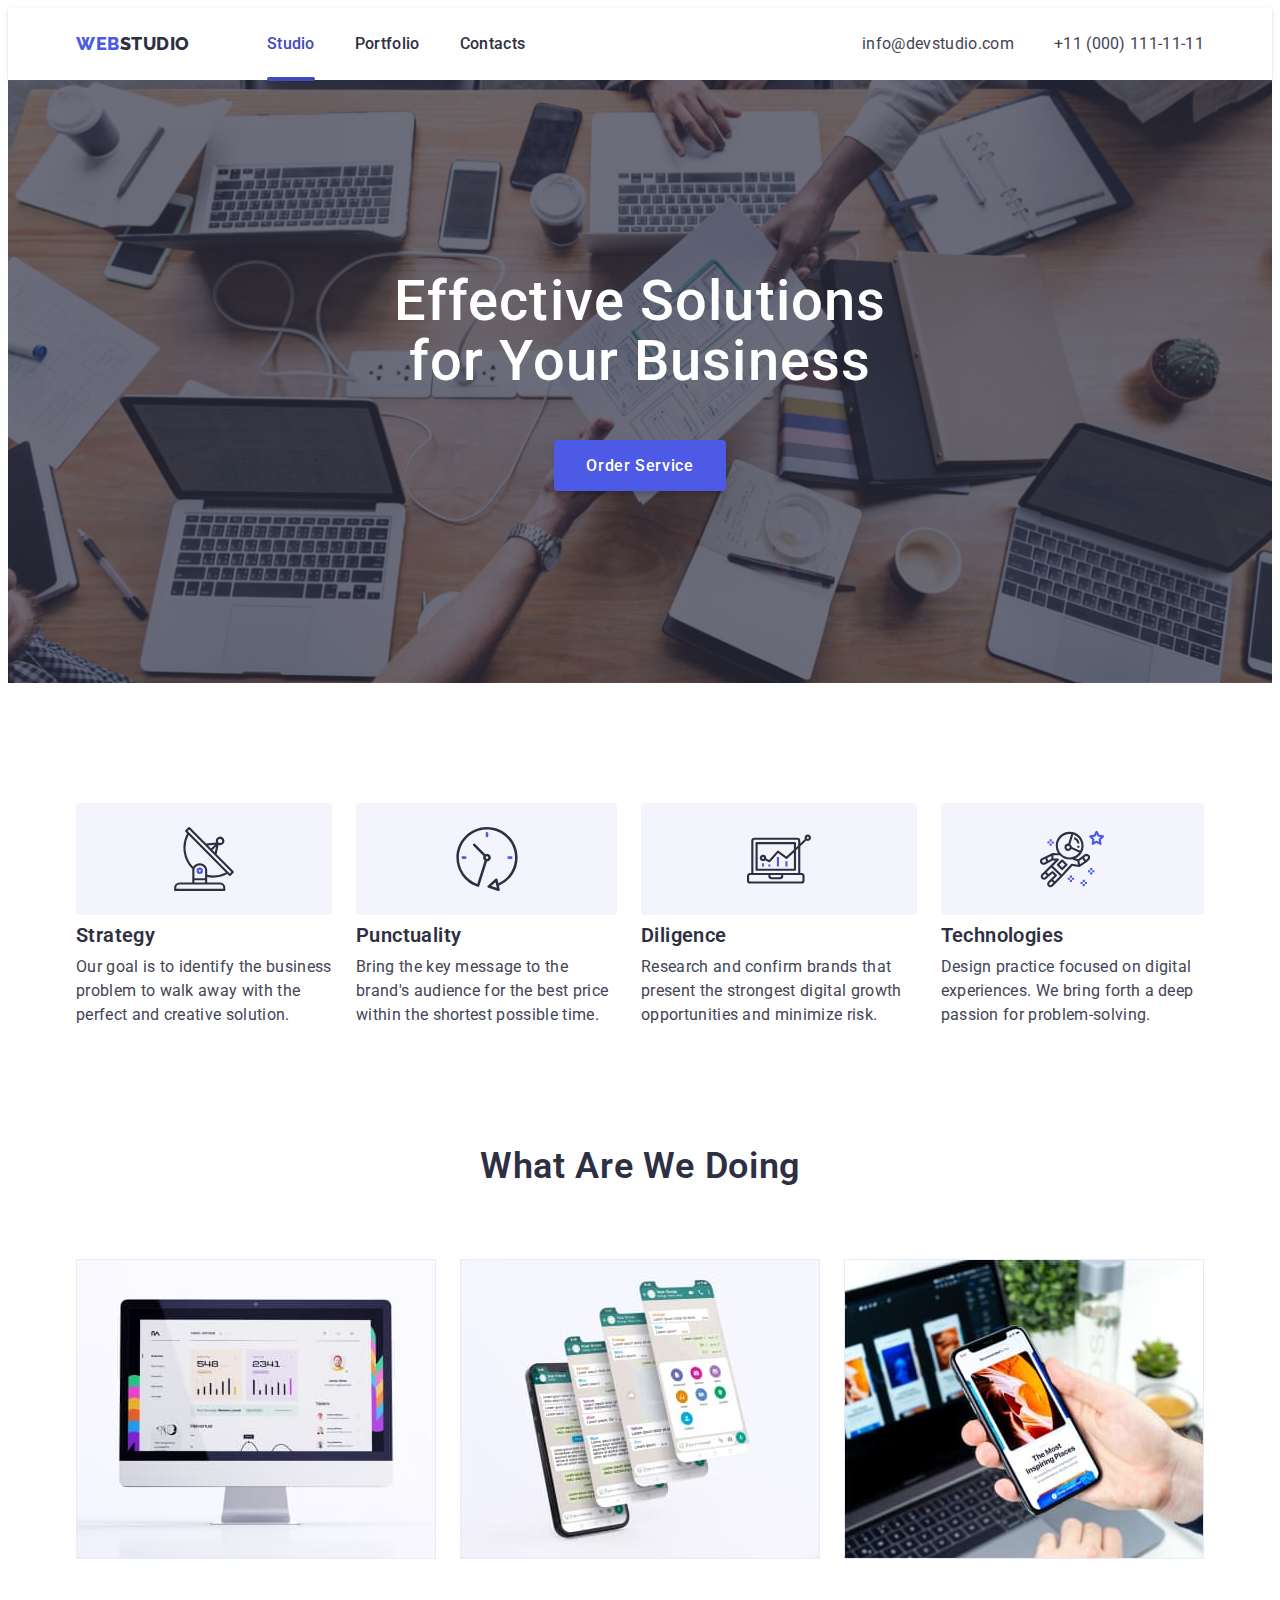
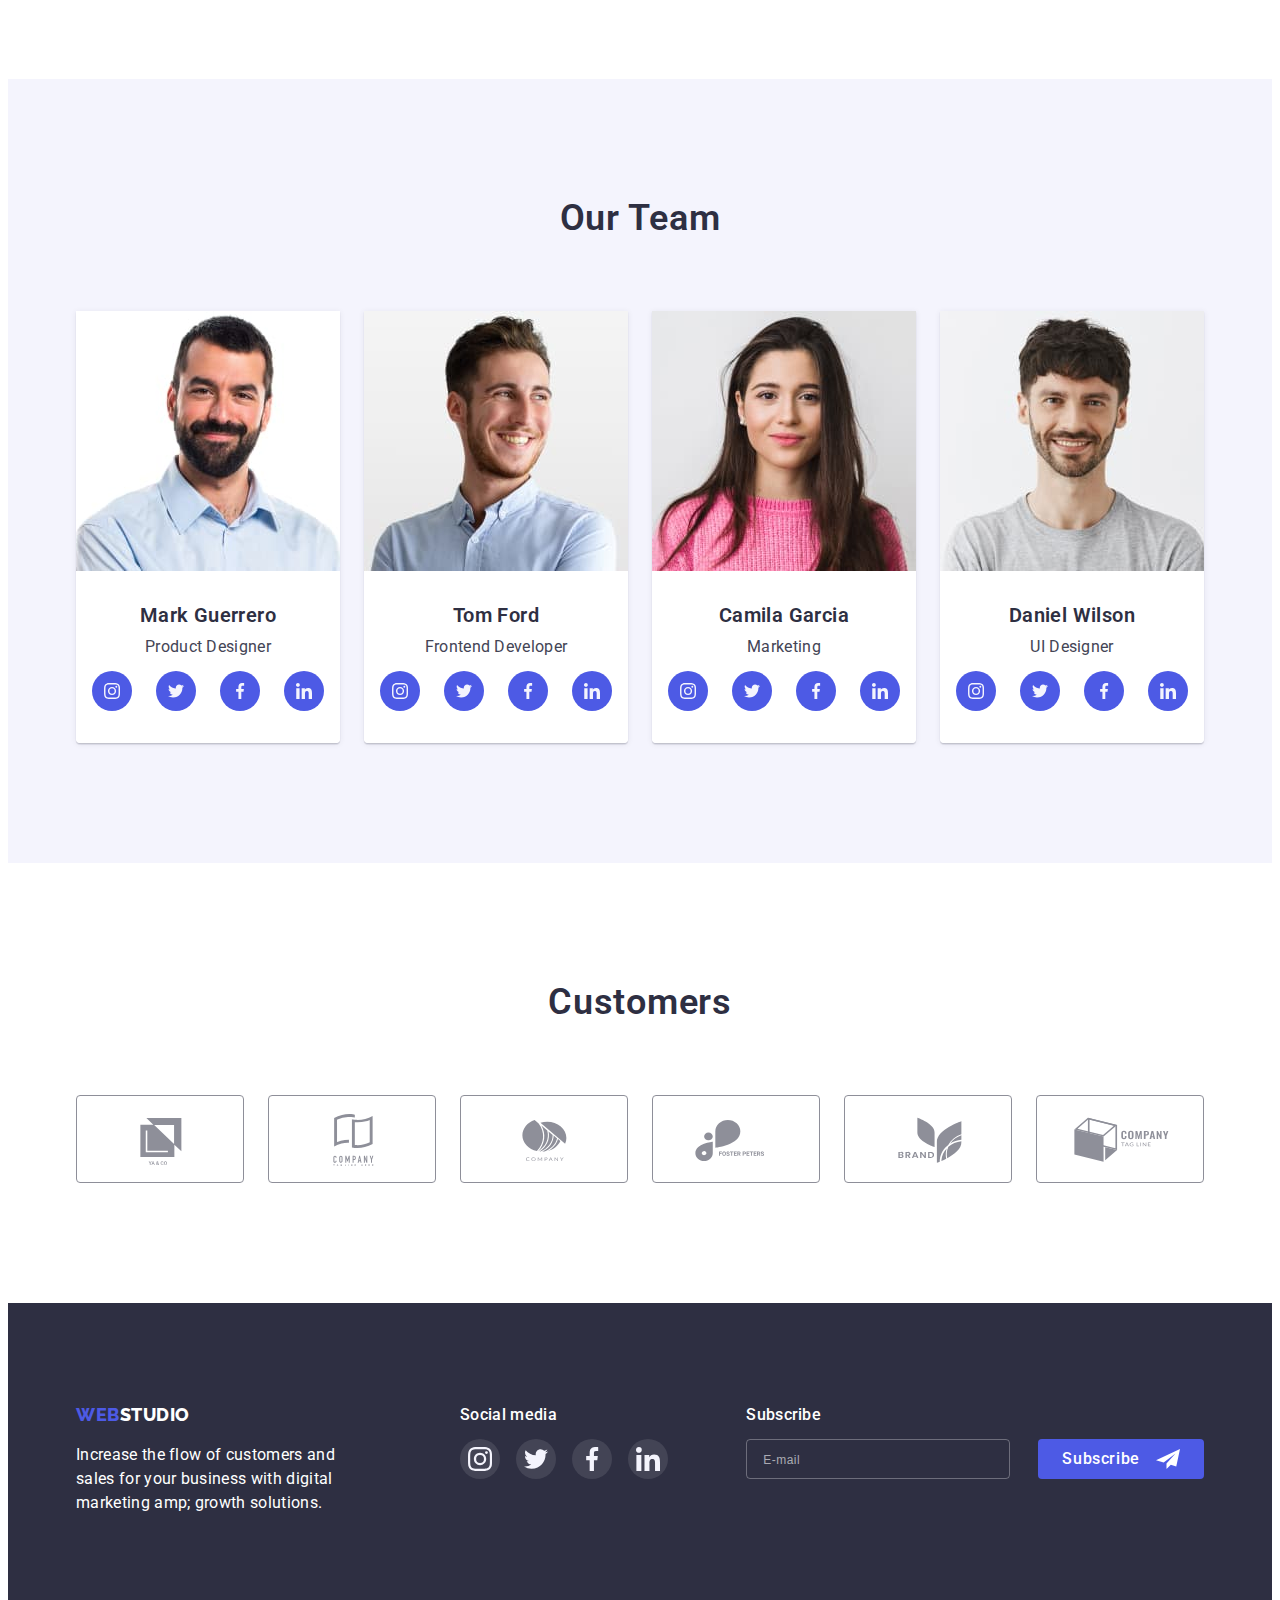
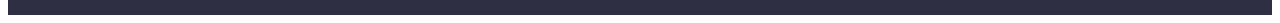
<file: index.html>
<!DOCTYPE html>
<html lang="en">
  <head>
    <meta charset="UTF-8" />
    <meta http-equiv="X-UA-Compatible" content="IE=edge" />
    <meta name="viewport" content="width=device-width, initial-scale=1.0" />
    <title>Document</title>

    <link rel="preconnect" href="https://fonts.googleapis.com" />
    <link rel="preconnect" href="https://fonts.gstatic.com" />
    <link
      href="https://fonts.googleapis.com/css2?family=Raleway:wght@800&family=Roboto:wght@400;500;700;900&display=swap"
      rel="stylesheet"
    />

    <link
      rel="stylesheet"
      href="https://cdnjs.cloudflare.com/ajax/libs/modern-normalize/1.1.0/modern-normalize.min.css"
      integrity="sha512-wpPYUAdjBVSE4KJnH1VR1HeZfpl1ub8YT/NKx4PuQ5NmX2tKuGu6U/JRp5y+Y8XG2tV+wKQpNHVUX03MfMFn9Q=="
      crossorigin="anonymous"
      referrerpolicy="no-referrer"
    />

    <link rel="stylesheet" href="./css/style.css" />
  </head>

  <body>
    <header class="page-header">
      <div class="container">
        <nav class="main-nav">
          <a href="./index.html" class="logo"
            ><span class="accent">WEB</span>STUDIO</a
          >
          <ul class="site-nav list">
            <li class="item">
              <a href="./index.html" class="site-nav-link current link"
                >Studio</a
              >
            </li>
            <li class="item">
              <a href="./portfolio.html" class="site-nav-link link"
                >Portfolio</a
              >
            </li>
            <li class="item">
              <a href="" class="site-nav-link link">Contacts</a>
            </li>
          </ul>
        </nav>
        <address class="address">
          <ul class="contacts list">
            <li class="item">
              <a href="mailto:info@devstudio.com" class="contact-link"
                >info@devstudio.com</a
              >
            </li>
            <li class="item">
              <a href="tel:+110001111111" class="contact-link"
                >+11 (000) 111-11-11</a
              >
            </li>
          </ul>
        </address>
      </div>
    </header>

    <main>
      <section class="hero section">
        <div class="container">
          <h1 class="hero-title">Effective Solutions for Your Business</h1>
          <button type="button" class="btn" data-modal-open>
            Order Service
          </button>
        </div>
      </section>

      <section class="advantages section">
        <div class="container">
          <h2 class="section-title visually-hidden">Our advantages</h2>
          <ul class="advantages-list list">
            <li class="item">
              <div class="advantage-icon-bg">
                <svg width="64" height="64">
                  <use href="./images/icons.svg#antenna"></use>
                </svg>
              </div>
              <h3 class="advantage-title">Strategy</h3>
              <p class="advantage-description">
                Our goal is to identify the business problem to walk away with
                the perfect and creative solution.
              </p>
            </li>
            <li class="item">
              <div class="advantage-icon-bg">
                <svg width="64" height="64">
                  <use href="./images/icons.svg#clock"></use>
                </svg>
              </div>
              <h3 class="advantage-title">Punctuality</h3>
              <p class="advantage-description">
                Bring the key message to the brand's audience for the best price
                within the shortest possible time.
              </p>
            </li>
            <li class="item">
              <div class="advantage-icon-bg">
                <svg width="64" height="64">
                  <use href="./images/icons.svg#diagram"></use>
                </svg>
              </div>
              <h3 class="advantage-title">Diligence</h3>
              <p class="advantage-description">
                Research and confirm brands that present the strongest digital
                growth opportunities and minimize risk.
              </p>
            </li>
            <li class="item">
              <div class="advantage-icon-bg">
                <svg width="64" height="64">
                  <use href="./images/icons.svg#astronaut"></use>
                </svg>
              </div>
              <h3 class="advantage-title">Technologies</h3>
              <p class="advantage-description">
                Design practice focused on digital experiences. We bring forth a
                deep passion for problem-solving.
              </p>
            </li>
          </ul>
        </div>
      </section>

      <section class="section">
        <div class="container">
          <h2 class="section-title">What are we doing</h2>
          <ul class="products list">
            <li class="item">
              <img
                width="360"
                height="300"
                src="./images/imac.jpg"
                alt="imac"
              />
            </li>
            <li class="item">
              <img
                width="360"
                height="300"
                src="./images/phone.jpg"
                alt="phone"
              />
            </li>
            <li class="item">
              <img
                width="360"
                height="300"
                src="./images/mobileversion.jpg"
                alt="mobileversion"
              />
            </li>
          </ul>
        </div>
      </section>

      <section class="team section">
        <div class="container">
          <h2 class="section-title">Our Team</h2>
          <ul class="list">
            <li class="item">
              <img
                width="264"
                height="260"
                src="./images/mark-guerrero.jpg"
                alt="Mark Guerrero"
              />
              <div class="item-description">
                <h3 class="name">Mark Guerrero</h3>
                <p class="position">Product Designer</p>
                <ul class="team-social-list list">
                  <li>
                    <a href="" class="team-social-link" target="_blank">
                      <svg class="team-social-icon" width="16" height="16">
                        <use href="./images/icons.svg#instagram"></use>
                      </svg>
                    </a>
                  </li>
                  <li>
                    <a href="" class="team-social-link" target="_blank">
                      <svg class="team-social-icon" width="16" height="16">
                        <use href="./images/icons.svg#twitter"></use>
                      </svg>
                    </a>
                  </li>
                  <li>
                    <a href="" class="team-social-link" target="_blank">
                      <svg class="team-social-icon" width="16" height="16">
                        <use href="./images/icons.svg#facebook"></use>
                      </svg>
                    </a>
                  </li>
                  <li>
                    <a href="" class="team-social-link" target="_blank">
                      <svg class="team-social-icon" width="16" height="16">
                        <use href="./images/icons.svg#linkedin"></use>
                      </svg>
                    </a>
                  </li>
                </ul>
              </div>
            </li>
            <li class="item">
              <img
                width="264"
                height="260"
                src="./images/tom-ford.jpg"
                alt="Tom Ford"
              />
              <div class="item-description">
                <h3 class="name">Tom Ford</h3>
                <p class="position">Frontend Developer</p>
                <ul class="team-social-list list">
                  <li>
                    <a href="" class="team-social-link" target="_blank">
                      <svg class="team-social-icon" width="16" height="16">
                        <use href="./images/icons.svg#instagram"></use>
                      </svg>
                    </a>
                  </li>
                  <li>
                    <a href="" class="team-social-link" target="_blank">
                      <svg class="team-social-icon" width="16" height="16">
                        <use href="./images/icons.svg#twitter"></use>
                      </svg>
                    </a>
                  </li>
                  <li>
                    <a href="" class="team-social-link" target="_blank">
                      <svg class="team-social-icon" width="16" height="16">
                        <use href="./images/icons.svg#facebook"></use>
                      </svg>
                    </a>
                  </li>
                  <li>
                    <a href="" class="team-social-link" target="_blank">
                      <svg class="team-social-icon" width="16" height="16">
                        <use href="./images/icons.svg#linkedin"></use>
                      </svg>
                    </a>
                  </li>
                </ul>
              </div>
            </li>
            <li class="item">
              <img
                width="264"
                height="260"
                src="./images/camila-garcia.jpg"
                alt="Camila Garcia"
              />
              <div class="item-description">
                <h3 class="name">Camila Garcia</h3>
                <p class="position">Marketing</p>
                <ul class="team-social-list list">
                  <li>
                    <a href="" class="team-social-link" target="_blank">
                      <svg class="team-social-icon" width="16" height="16">
                        <use href="./images/icons.svg#instagram"></use>
                      </svg>
                    </a>
                  </li>
                  <li>
                    <a href="" class="team-social-link" target="_blank">
                      <svg class="team-social-icon" width="16" height="16">
                        <use href="./images/icons.svg#twitter"></use>
                      </svg>
                    </a>
                  </li>
                  <li>
                    <a href="" class="team-social-link" target="_blank">
                      <svg class="team-social-icon" width="16" height="16">
                        <use href="./images/icons.svg#facebook"></use>
                      </svg>
                    </a>
                  </li>
                  <li>
                    <a href="" class="team-social-link" target="_blank">
                      <svg class="team-social-icon" width="16" height="16">
                        <use href="./images/icons.svg#linkedin"></use>
                      </svg>
                    </a>
                  </li>
                </ul>
              </div>
            </li>
            <li class="item">
              <img
                width="264"
                height="260"
                src="./images/daniel-wilson.jpg"
                alt="Daniel Wilson"
              />
              <div class="item-description">
                <h3 class="name">Daniel Wilson</h3>
                <p class="position">UI Designer</p>
                <ul class="team-social-list list">
                  <li>
                    <a href="" class="team-social-link" target="_blank">
                      <svg class="team-social-icon" width="16" height="16">
                        <use href="./images/icons.svg#instagram"></use>
                      </svg>
                    </a>
                  </li>
                  <li>
                    <a href="" class="team-social-link" target="_blank">
                      <svg class="team-social-icon" width="16" height="16">
                        <use href="./images/icons.svg#twitter"></use>
                      </svg>
                    </a>
                  </li>
                  <li>
                    <a href="" class="team-social-link" target="_blank">
                      <svg class="team-social-icon" width="16" height="16">
                        <use href="./images/icons.svg#facebook"></use>
                      </svg>
                    </a>
                  </li>
                  <li>
                    <a href="" class="team-social-link" target="_blank">
                      <svg class="team-social-icon" width="16" height="16">
                        <use href="./images/icons.svg#linkedin"></use>
                      </svg>
                    </a>
                  </li>
                </ul>
              </div>
            </li>
          </ul>
        </div>
      </section>

      <section class="customers section">
        <div class="container">
          <h2 class="section-title">Customers</h2>
          <ul class="customers-list list">
            <li class="customers-list-item">
              <a href="" class="customers-link" target="_blank">
                <svg class="customers-icon" width="104" height="56">
                  <use href="./images/icons.svg#logo-1"></use>
                </svg>
              </a>
            </li>
            <li class="customers-list-item">
              <a href="" class="customers-link" target="_blank">
                <svg class="customers-icon" width="104" height="56">
                  <use href="./images/icons.svg#logo-2"></use>
                </svg>
              </a>
            </li>
            <li class="customers-list-item">
              <a href="" class="customers-link" target="_blank">
                <svg class="customers-icon" width="104" height="56">
                  <use href="./images/icons.svg#logo-3"></use>
                </svg>
              </a>
            </li>
            <li class="customers-list-item">
              <a href="" class="customers-link" target="_blank">
                <svg class="customers-icon" width="104" height="56">
                  <use href="./images/icons.svg#logo-4"></use>
                </svg>
              </a>
            </li>
            <li class="customers-list-item">
              <a href="" class="customers-link" target="_blank">
                <svg class="customers-icon" width="104" height="56">
                  <use href="./images/icons.svg#logo-5"></use>
                </svg>
              </a>
            </li>
            <li class="customers-list-item">
              <a href="" class="customers-link" target="_blank">
                <svg class="customers-icon" width="104" height="56">
                  <use href="./images/icons.svg#logo-6"></use>
                </svg>
              </a>
            </li>
          </ul>
        </div>
      </section>
    </main>

    <footer class="footer">
      <div class="container">
        <div class="footer-logo">
          <a href="./index.html" class="logo"
            ><span class="accent">WEB</span>STUDIO</a
          >

          <p class="footer-descriptoin">
            Increase the flow of customers and sales for your business with
            digital marketing amp; growth solutions.
          </p>
        </div>

        <div class="social">
          <h2 class="social-title">Social media</h2>
          <ul class="social-list list">
            <li>
              <a href="" class="social-link" target="_blank">
                <svg class="social-icon" width="24" height="24">
                  <use href="./images/icons.svg#instagram"></use>
                </svg>
              </a>
            </li>
            <li>
              <a href="" class="social-link" target="_blank">
                <svg class="social-icon" width="24" height="24">
                  <use href="./images/icons.svg#twitter"></use>
                </svg>
              </a>
            </li>
            <li>
              <a href="" class="social-link" target="_blank">
                <svg class="social-icon" width="24" height="24">
                  <use href="./images/icons.svg#facebook"></use>
                </svg>
              </a>
            </li>
            <li>
              <a href="" class="social-link" target="_blank">
                <svg class="social-icon" width="24" height="24">
                  <use href="./images/icons.svg#linkedin"></use>
                </svg>
              </a>
            </li>
          </ul>
        </div>

        <!-- SUBSCRIPTION -->
        <div class="subscription">
          <p class="subscription-title">Subscribe</p>
          <form action="subscription-form" name="subscription_form">
            <label class="subscription-form-field">
              <input
                class="subscription-form-input"
                name="user_email"
                type="email"
                placeholder="E-mail"
              />
            </label>
            <button class="btn subscribe-btn" type="submit">
              Subscribe
              <svg class="subscribe-icon" width="24" height="24">
                <use href="./images/icons.svg#subscribe"></use>
              </svg>
            </button>
          </form>
        </div>
      </div>
    </footer>

    <!-- MODAL WINDOW -->
    <div class="backdrop is-hidden" data-modal>
      <div class="modal">
        <button type="button" class="modal-btn" data-modal-close>
          <svg class="modal-icon" width="8" height="8">
            <use href="./images/icons.svg#close"></use>
          </svg>
        </button>
        <form class="order-form" name="order_form">
          <p class="order-form-appeal">
            Leave your contacts and we will call you back
          </p>
          <div class="order-form-group" role="group">
            <label class="order-form-field">
              <span class="order-form-label">Name</span>
              <input
                class="order-form-input"
                type="text"
                name="user_name"
                required
                minlength="3"
                placeholder="&nbsp;"
              />
              <svg class="order-form-icon" width="18" height="24">
                <use href="./images/icons.svg#user-name"></use>
              </svg>
            </label>
            <label class="order-form-field">
              <span class="order-form-label">Phone</span>
              <input
                class="order-form-input"
                type="phone"
                name="user_phone"
                required
              />
              <svg class="order-form-icon" width="18" height="24">
                <use href="./images/icons.svg#user-phone"></use>
              </svg>
            </label>
            <label class="order-form-field">
              <span class="order-form-label">Email</span>
              <input
                class="order-form-input"
                type="email"
                name="user_email"
                required
              />
              <svg class="order-form-icon" width="18" height="24">
                <use href="./images/icons.svg#user-email"></use>
              </svg>
            </label>
            <label>
              <span class="order-form-label">Comment</span>
              <textarea
                class="order-form-message"
                name="user_message"
                rows="7"
                placeholder="Text input"
              ></textarea>
            </label>
          </div>
          <label class="order-form-agreement">
            <input
              class="order-form-checkbox"
              type="checkbox"
              name="user_agreement"
            />
            <span class="order-form-text">
              I accept the terms and conditions of the
              <a class="order-form-link" href="">Privacy Policy</a>
            </span>
          </label>
          <button class="btn order-form-btn" type="submit">Send</button>
        </form>
      </div>
    </div>

    <!-- JS MODAL SCRIPT -->
    <script src="./JS/modal.js"></script>
  </body>
</html>
</file>
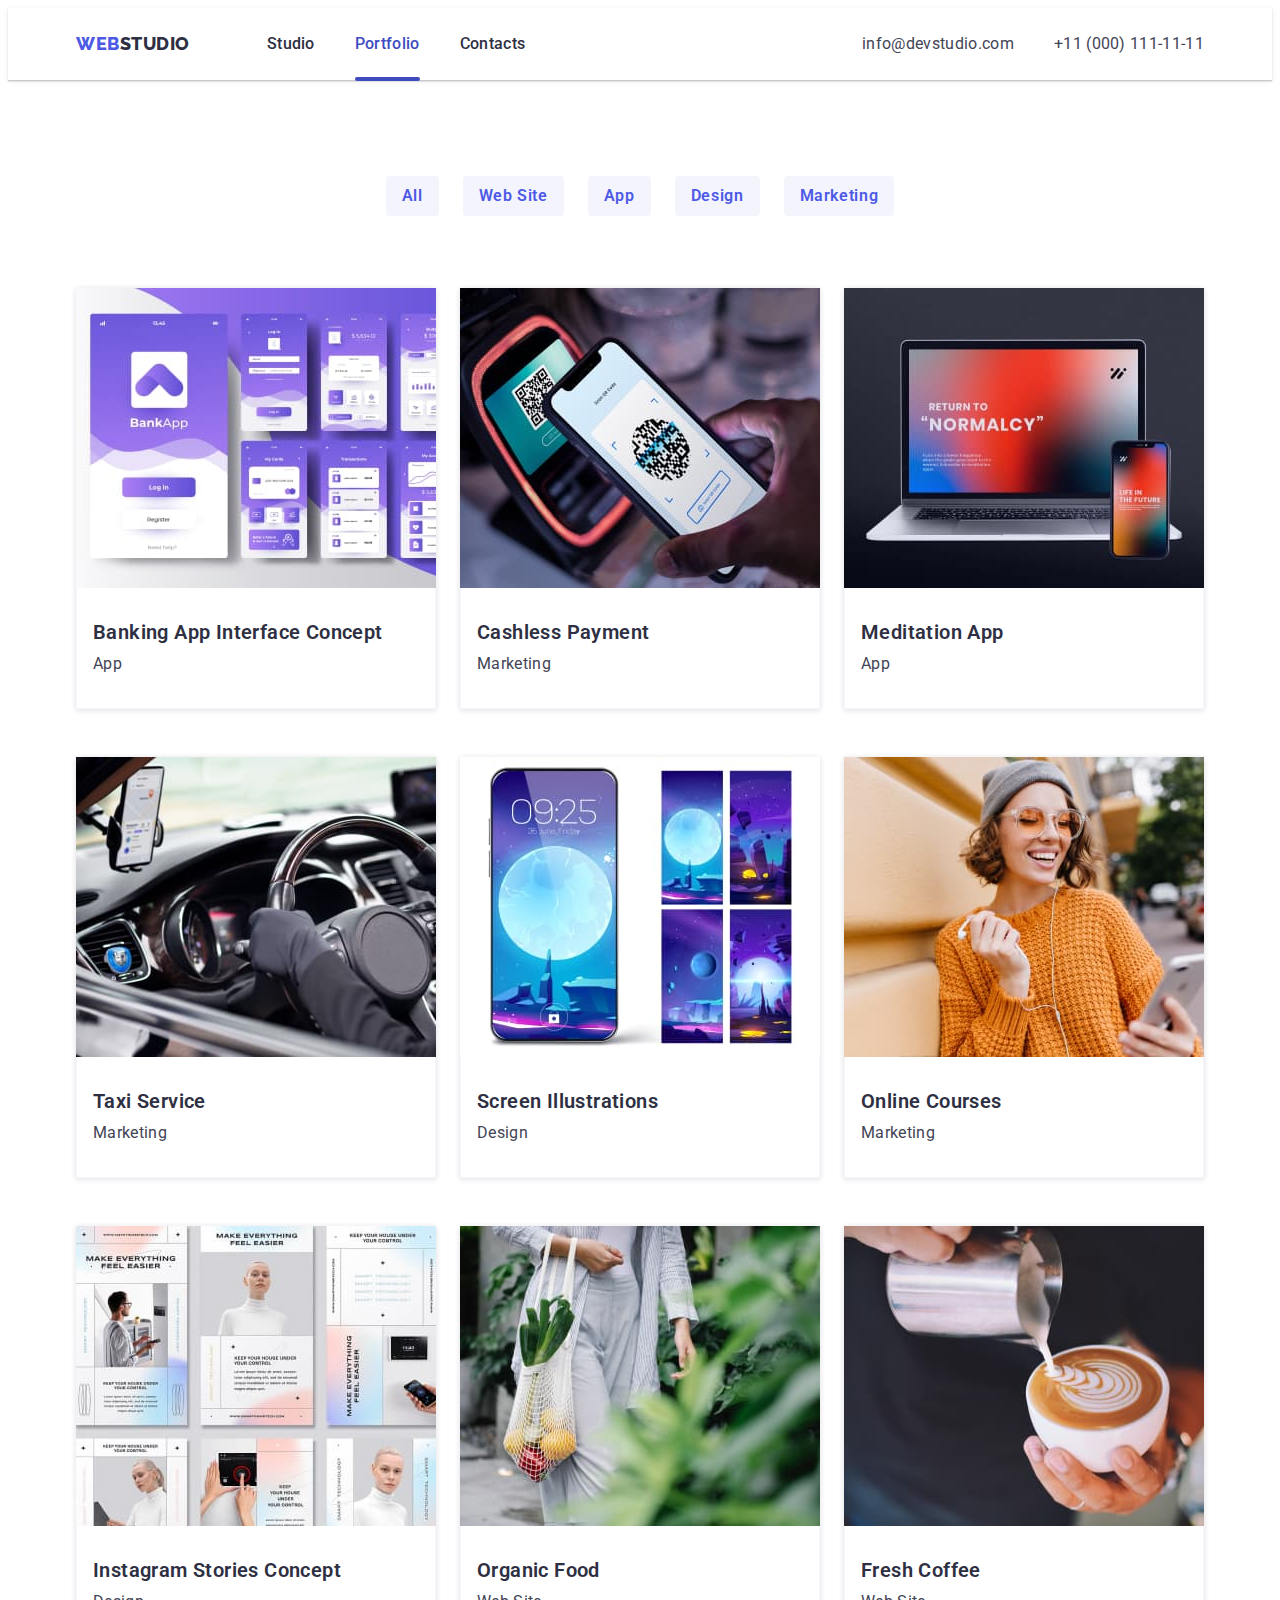
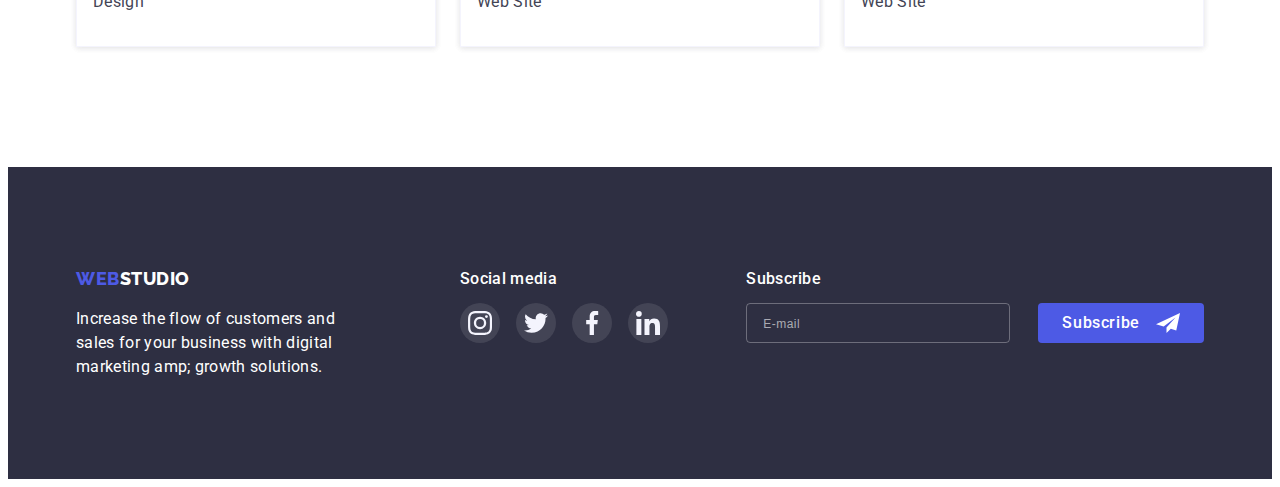
<file: portfolio.html>
<!DOCTYPE html>
<html lang="en">
  <head>
    <meta charset="UTF-8" />
    <meta http-equiv="X-UA-Compatible" content="IE=edge" />
    <meta name="viewport" content="width=device-width, initial-scale=1.0" />

    <title>Portfolio</title>

    <link rel="preconnect" href="https://fonts.googleapis.com" />
    <link rel="preconnect" href="https://fonts.gstatic.com" crossorigin />
    <link
      href="https://fonts.googleapis.com/css2?family=Raleway:wght@800&family=Roboto:wght@400;500;700;900&display=swap"
      rel="stylesheet"
    />
    <link
      rel="stylesheet"
      href="https://cdnjs.cloudflare.com/ajax/libs/modern-normalize/1.1.0/modern-normalize.min.css"
      integrity="sha512-wpPYUAdjBVSE4KJnH1VR1HeZfpl1ub8YT/NKx4PuQ5NmX2tKuGu6U/JRp5y+Y8XG2tV+wKQpNHVUX03MfMFn9Q=="
      crossorigin="anonymous"
      referrerpolicy="no-referrer"
    />

    <link rel="stylesheet" href="./css/style.css" />
  </head>

  <body>
    <!-- Header content -->
    <header class="page-header">
      <div class="container">
        <nav class="main-nav">
          <a href="./index.html" class="logo"
            ><span class="accent">WEB</span>STUDIO</a
          >
          <ul class="site-nav list">
            <li class="item">
              <a href="./index.html" class="site-nav-link link">Studio</a>
            </li>
            <li class="item">
              <a href="./portfolio.html" class="site-nav-link current link"
                >Portfolio</a
              >
            </li>
            <li class="item">
              <a href="" class="site-nav-link link">Contacts</a>
            </li>
          </ul>
        </nav>
        <address class="address">
          <ul class="contacts list">
            <li class="item">
              <a href="mailto:info@devstudio.com" class="contact-link"
                >info@devstudio.com</a
              >
            </li>
            <li class="item">
              <a href="tel:+110001111111" class="contact-link"
                >+11 (000) 111-11-11</a
              >
            </li>
          </ul>
        </address>
      </div>
    </header>

    <!-- Main content -->
    <main>
      <!-- Portfolio content -->
      <section class="section portfolio">
        <div class="container">
          <h1 class="visually-hidden">Portfolio</h1>
          <!-- Filter buttons -->
          <ul class="button-list">
            <li class="item">
              <button type="button" class="filter-btn">All</button>
            </li>
            <li class="item">
              <button type="button" class="filter-btn">Web Site</button>
            </li>
            <li class="item">
              <button type="button" class="filter-btn">App</button>
            </li>
            <li class="item">
              <button type="button" class="filter-btn">Design</button>
            </li>
            <li class="item">
              <button type="button" class="filter-btn">Marketing</button>
            </li>
          </ul>
          <!-- Work examples -->
          <ul class="work-examples list">
            <li class="item">
              <a href="./" class="portfolio-link">
                <div class="portfolio-img-wrapper">
                  <img
                    src="./images/banking-app.jpeg"
                    alt="Banking application interfaces"
                    width="360"
                    height="300"
                  />
                  <p class="overlay">
                    14 Stylish and User-Friendly App Design Concepts · Task
                    Manager App · Calorie Tracker App · Exotic Fruit Ecommerce
                    App · Cloud Storage App
                  </p>
                </div>
                <div class="example-description">
                  <h2 class="project-name">Banking App Interface Concept</h2>
                  <p class="prolect-type">App</p>
                </div>
              </a>
            </li>
            <li class="item">
              <a href="./" class="portfolio-link">
                <div class="portfolio-img-wrapper">
                  <img
                    src="./images/cashless-payment.jpeg"
                    alt="Smartphone shows cashless payment"
                    width="360"
                    height="300"
                  />
                  <p class="overlay">
                    14 Stylish and User-Friendly App Design Concepts · Task
                    Manager App · Calorie Tracker App · Exotic Fruit Ecommerce
                    App · Cloud Storage App
                  </p>
                </div>
                <div class="example-description">
                  <h2 class="project-name">Cashless Payment</h2>
                  <p class="project-type">Marketing</p>
                </div>
              </a>
            </li>
            <li class="item">
              <a href="./" class="portfolio-link">
                <div class="portfolio-img-wrapper">
                  <img
                    src="./images/meditation-app.jpeg"
                    alt="Laptop shows meditation app"
                    width="360"
                    height="300"
                  />
                  <p class="overlay">
                    14 Stylish and User-Friendly App Design Concepts · Task
                    Manager App · Calorie Tracker App · Exotic Fruit Ecommerce
                    App · Cloud Storage App
                  </p>
                </div>
                <div class="example-description">
                  <h2 class="project-name">Meditation App</h2>
                  <p class="project-type">App</p>
                </div>
              </a>
            </li>
            <li class="item">
              <a href="./" class="portfolio-link">
                <div class="portfolio-img-wrapper">
                  <img
                    src="./images/taxi-service.jpeg"
                    alt="Driver uses taxi service application"
                    width="360"
                    height="300"
                  />
                  <p class="overlay">
                    14 Stylish and User-Friendly App Design Concepts · Task
                    Manager App · Calorie Tracker App · Exotic Fruit Ecommerce
                    App · Cloud Storage App
                  </p>
                </div>
                <div class="example-description">
                  <h2 class="project-name">Taxi Service</h2>
                  <p class="project-type">Marketing</p>
                </div>
              </a>
            </li>
            <li class="item">
              <a href="./" class="portfolio-link">
                <div class="portfolio-img-wrapper">
                  <img
                    src="./images/screen-illustrations.jpeg"
                    alt="Smartphone and screen illustrations"
                    width="360"
                    height="300"
                  />
                  <p class="overlay">
                    14 Stylish and User-Friendly App Design Concepts · Task
                    Manager App · Calorie Tracker App · Exotic Fruit Ecommerce
                    App · Cloud Storage App
                  </p>
                </div>
                <div class="example-description">
                  <h2 class="project-name">Screen Illustrations</h2>
                  <p class="project-type">Design</p>
                </div>
              </a>
            </li>
            <li class="item">
              <a href="./" class="portfolio-link">
                <div class="portfolio-img-wrapper">
                  <img
                    src="./images/online-courses.jpeg"
                    alt="Happy woman watching online courses on a smartphone"
                    width="360"
                    height="300"
                  />
                  <p class="overlay">
                    14 Stylish and User-Friendly App Design Concepts · Task
                    Manager App · Calorie Tracker App · Exotic Fruit Ecommerce
                    App · Cloud Storage App
                  </p>
                </div>
                <div class="example-description">
                  <h2 class="project-name">Online Courses</h2>
                  <p class="project-type">Marketing</p>
                </div>
              </a>
            </li>
            <li class="item">
              <a href="./" class="portfolio-link">
                <div class="portfolio-img-wrapper">
                  <img
                    src="./images/inst-stories.jpeg"
                    alt="Smartphone with open Instagram"
                    width="360"
                    height="300"
                  />
                  <p class="overlay">
                    14 Stylish and User-Friendly App Design Concepts · Task
                    Manager App · Calorie Tracker App · Exotic Fruit Ecommerce
                    App · Cloud Storage App
                  </p>
                </div>
                <div class="example-description">
                  <h2 class="project-name">Instagram Stories Concept</h2>
                  <p class="project-type">Design</p>
                </div>
              </a>
            </li>
            <li class="item">
              <a href="./" class="portfolio-link">
                <div class="portfolio-img-wrapper">
                  <img
                    src="./images/organic-food.jpeg"
                    alt="Woman carrying a bag of vegetables"
                    width="360"
                    height="300"
                  />
                  <p class="overlay">
                    14 Stylish and User-Friendly App Design Concepts · Task
                    Manager App · Calorie Tracker App · Exotic Fruit Ecommerce
                    App · Cloud Storage App
                  </p>
                </div>
                <div class="example-description">
                  <h2 class="project-name">Organic Food</h2>
                  <p class="project-type">Web Site</p>
                </div>
              </a>
            </li>
            <li class="item">
              <a href="./" class="portfolio-link">
                <div class="portfolio-img-wrapper">
                  <img
                    src="./images/fresh-coffee.jpeg"
                    alt="Barista makes coffee art"
                    width="360"
                    height="300"
                  />
                  <p class="overlay">
                    14 Stylish and User-Friendly App Design Concepts · Task
                    Manager App · Calorie Tracker App · Exotic Fruit Ecommerce
                    App · Cloud Storage App
                  </p>
                </div>
                <div class="example-description">
                  <h2 class="project-name">Fresh Coffee</h2>
                  <p class="project-type">Web Site</p>
                </div>
              </a>
            </li>
          </ul>
        </div>
      </section>
    </main>

    <!-- Footer content -->

    <footer class="footer">
      <div class="container">
        <div class="footer-logo">
          <a href="./index.html" class="logo"
            ><span class="accent">WEB</span>STUDIO</a
          >

          <p class="footer-descriptoin">
            Increase the flow of customers and sales for your business with
            digital marketing amp; growth solutions.
          </p>
        </div>

        <div class="social">
          <h2 class="social-title">Social media</h2>
          <ul class="social-list list">
            <li>
              <a href="" class="social-link" target="_blank">
                <svg class="social-icon" width="24" height="24">
                  <use href="./images/icons.svg#instagram"></use>
                </svg>
              </a>
            </li>
            <li>
              <a href="" class="social-link" target="_blank">
                <svg class="social-icon" width="24" height="24">
                  <use href="./images/icons.svg#twitter"></use>
                </svg>
              </a>
            </li>
            <li>
              <a href="" class="social-link" target="_blank">
                <svg class="social-icon" width="24" height="24">
                  <use href="./images/icons.svg#facebook"></use>
                </svg>
              </a>
            </li>
            <li>
              <a href="" class="social-link" target="_blank">
                <svg class="social-icon" width="24" height="24">
                  <use href="./images/icons.svg#linkedin"></use>
                </svg>
              </a>
            </li>
          </ul>
        </div>
           <!-- SUBSCRIPTION -->
      <div class="subscription">
        <p class="subscription-title">Subscribe</p>
        <form action="subscription-form" name="subscription_form">
          <label class="subscription-form-field">
            <input class="subscription-form-input" name="user_email" type="email" placeholder="E-mail" />
          </label>
          <button class="btn subscribe-btn" type="submit">
            Subscribe
            <svg class="subscribe-icon" width="24" height="24">
              <use href="./images/icons.svg#subscribe"></use>
            </svg>
          </button>
        </form>
      </div>
    </footer>
  </body>
</html>
</file>
<file: css/style.css>
html {
  box-sizing: border-box;
}

*,
*::after,
*::before {
  box-sizing: inherit;
}

:root {
  --primary-background-color: #ffffff;
  --primary-brand: #4d5ae5;
  --secondary-brand: #404bbf;
  --dark: #2e2f42;
  --primary-text-color: #434455;
  --secondary-text-color: #ffffff;
}

/* Reset */

.list {
  list-style: none;
  padding-left: 0;
  margin: 0;
}

h1,
h2,
h3,
h4,
h5,
h6,
p {
  margin-top: 0;
  margin-bottom: 0;
}

img {
  display: block;
  max-width: 100%;
  height: auto;
}

.visually-hidden {
  position: absolute;
  width: 1px;
  height: 1px;
  margin: -1px;
  border: 0;
  padding: 0;

  white-space: nowrap;
  clip-path: inset(100%);
  clip: rect(0 0 0 0);
  overflow: hidden;
}

/* margin - внешний отступ
  border - рамка
  padding - внутренний отступ
  clip- обрезка
   */


body {
  background-color: var(--primary-background-color);
  color: var(--primary-text-color);

  font-family: Roboto, sans-serif;
  font-size: 16px;
}

/*font-family - шрифт
  font-size - розмер шрифта
  */

.container {
  width: 1158px;
  padding: 0 15px;
  margin: 0 auto;
}

.section {
  padding: 120px 0px;
}

.list {
  list-style: none;
}

/* list-style - вид маркером/нумерации или ее отсутствие */

/* Logo */

.logo {
  display: inline-block;
  margin-right: 77px;

  color: var(--dark);
  font-family: Raleway, sans-serif;
  text-decoration: none;
  font-weight: 800;
  font-size: 18px;
  line-height: 1.33;
  letter-spacing: 0.03em;
  text-transform: uppercase;
}

/* text-decoration - подчеркивание
  letter-spacing - растояние между символами
    text-transform - все букви з большо/маленького регистра
   */
.accent {
  color: var(--primary-brand);
}

/*  HEADER */
.page-header {
  box-shadow: 0px 2px 1px rgba(46, 47, 66, 0.08), 0px 1px 1px rgba(46, 47, 66, 0.16), 0px 1px 6px rgba(46, 47, 66, 0.08);
}

.page-header>.container,
.main-nav {
  display: flex;
  align-items: center;
  margin-right: auto;
}

.site-nav {
  display: flex;

}

.site-nav>.item:not(:last-child) {
  margin-right: 40px;
}


/* Navigation menu */

.link {
  color: var(--dark);
  font-weight: 600;
  line-height: 1.5;
  letter-spacing: 0.02em;
  text-decoration: none;
}

.nav-link {
  color: var(--dark);
  font-weight: 600;
  line-height: 1.5;
  letter-spacing: 0.02em;
  text-decoration: none;
}


.nav-link .link:hover,
.nav-link .link:focus {
  color: var(--primary-text-color);
}

.nav-link .link:active {
  color: var(--primary-brand);
}

.site-nav {
  display: flex;
}

.site-nav>.item:not(:last-child) {
  margin-right: 40px;
}

.site-nav .link {
  display: block;
  padding: 24px 0;
}

.site-nav-link {
  position: relative;
  display: block;
  padding: 24px 0 27px;

  color: var(--dark);
  font-weight: 500;
  line-height: 1.5;
  letter-spacing: 0.02em;

  transition: color 250ms cubic-bezier(0.4, 0, 0.2, 1);
}

.site-nav-link:hover,
.site-nav-link:focus {
  color: var(--secondary-brand);
}

.site-nav-link.current {
  color: var(--secondary-brand);
}

.site-nav-link.current:after {
  content: '';
  display: block;
  position: absolute;
  left: 0;
  bottom: -1px;
  height: 4px;
  width: 100%;

  background-color: var(--secondary-brand);
  border-radius: 2px;
}

/* Contacts */

.contacts {
  display: flex;
  margin-left: auto;

}

.contacts>.item:not(:last-child) {
  margin-right: 40px;
}

.address {
  font-style: normal;
}

.contact {
  display: block;
  padding: 24px 0;

}

.contact-link {
  display: block;
  padding: 24px 0;
  margin-left: auto;

  color: inherit;
  text-decoration: none;
  line-height: 1.5;
  letter-spacing: 0.02em;
  font-style: normal;

  transition: color 250ms cubic-bezier(0.4, 0, 0.2, 1);
}

.contact-link:hover,
.contact-link:focus {
  color: var(--primary-brand);
}

/* INDEX.HTML */
/* MAIN CONTENT */

/* Hero */

.hero {
  padding: 192px 0;
  background-image: linear-gradient(rgba(46, 47, 66, 0.7), rgba(46, 47, 66, 0.7)), url(../images/people-office.jpeg);
  background-size: cover;
  background-repeat: no-repeat;
  background-position: center;
  background-color: var(--dark);
  text-align: center;
  max-width: 1440px;
  margin: 0 auto;
}

.hero-title {
  /* temporary background color because text color is white */
  /* width: 492px;
    margin: 0 auto 48px; */
  width: 500px;
  margin-left: auto;
  margin-right: auto;
  margin-bottom: 48px;
  color: var(--secondary-text-color);
  font-weight: 500;
  font-size: 56px;
  line-height: 1.07;
  text-align: center;
  letter-spacing: 0.02em;

}

/*text-align - расположение тескта на странице(лево/центр/право)  */

.btn {
  display: inline-block;
  padding: 16px 32px;
  border-radius: 4px;
  border-style: none;

  color: var(--secondary-text-color);
  background-color: var(--primary-brand);
  font-family: inherit;
  font-weight: 500;
  font-size: 16px;
  line-height: 1.19;
  letter-spacing: 0.04em;

  box-shadow: 0px 4px 4px rgba(0, 0, 0, 0.15);
  border-radius: 4px;
  border-style: none;

  cursor: pointer;

  transition: background-color 250ms cubic-bezier(0.4, 0, 0.2, 1);
}

.btn:hover,
.btn:focus {
  background-color: var(--secondary-brand);
  box-shadow: 0px 1px 6px rgba(46, 47, 66, 0.08), 0px 1px 1px rgba(46, 47, 66, 0.16), 0px 2px 1px rgba(46, 47, 66, 0.08);
  border-radius: 4px;
}

.btn:active {
  background-color: var(--secondary-brand);
  box-shadow: 0px 4px 4px rgba(0, 0, 0, 0.15);
  border-radius: 4px;
}

/* Sections - General styles */

.section-title {
  margin-bottom: 72px;

  color: var(--dark);
  font-weight: 600;
  font-size: 36px;
  line-height: 1.11;
  text-align: center;
  letter-spacing: 0.02em;
  text-transform: capitalize;
}

.advantages-list {
  display: flex;
  gap: 24px;
}

.advantage-title,
.name {
  margin-bottom: 8px;

  color: var(--dark);
  font-weight: 600;
  font-size: 20px;
  line-height: 1.2;
  letter-spacing: 0.02em;
}

.advantages {
  padding-bottom: 0px;
}

.advantage-description,
.position {
  line-height: 1.5;
  letter-spacing: 0.02em;
}

.position {
  margin-bottom: 12px;
}

.advantage-icon-bg {
  display: flex;
  justify-content: center;
  align-items: center;
  height: 112px;
  margin-bottom: 8px;

  background: #f4f4fd;
  border-radius: 4px;
  border-style: none;
}

.team {
  background-color: #f4f4fd;
}

.advantages-title .list,
.products .list,
.team .list {
  display: flex;
  flex-wrap: wrap;
  gap: 24px;
}

.products {
  display: flex;
  flex-wrap: wrap;
  gap: 24px;
}

.advantages-title .item {
  margin-left: var(--primary-margin-btwn-items);
  padding-bottom: 0;
}

/* PORTFOLIO.HTML */
/* MAIN CONTENT */

.item {

  margin-left: var(--primary-margin-btwn-items);


}

.team .item {
  margin-left: var(--primary-margin-btwn-items);
  box-shadow: 0px 1px 6px rgba(46, 47, 66, 0.08), 0px 1px 1px rgba(46, 47, 66, 0.16), 0px 2px 1px rgba(46, 47, 66, 0.08);
  border-radius: 0px 0px 4px 4px;
}

.team .item-description {
  text-align: center;
  padding: 32px 16px;
  border-radius: 0px 0px 4px 4px;

  background-color: var(--primary-background-color);
}

/* Our team  */

.team-social-list {
  display: flex;
  justify-content: center;
  gap: 24px;
}

.team-social-link {
  display: flex;
  justify-content: center;
  align-items: center;
  width: 40px;
  height: 40px;
  border-radius: 50%;
  background-color: var(--primary-brand);

  transition: background-color 250ms cubic-bezier(0.4, 0, 0.2, 1);
}

.team-social-icon {
  fill: #f4f4fd;
}

.team-social-link:hover,
.team-social-link:focus {
  background-color: var(--secondary-brand);
}

/* Customers styles */

.customers-list {
  display: flex;
  justify-content: center;
  align-items: center;
  gap: 24px;
}

.customers-list-item {
  width: 168px;
}

.customers-link {
  display: flex;
  justify-content: center;
  align-items: center;
  width: 100%;
  height: 88px;

  color: #8e8f99;
  border: 1px solid #8e8f99;
  border-radius: 4px;

  transition: border-color 250ms cubic-bezier(0.4, 0, 0.2, 1), color 250ms cubic-bezier(0.4, 0, 0.2, 1);
  ;
}

.customers-icon {
  fill: currentColor;
}

.customers-link:hover,
.customers-link:focus {
  color: var(--primary-brand);
  border-color: var(--primary-brand);
}

/* Filter button */

.filter-btn {
  display: inline-block;
  padding: 8px 16px;
  border: 1px solid #e7e9fc;
  border-radius: 4px;

  color: var(--primary-brand);
  font-family: inherit;
  font-weight: 600;
  font-size: 16px;
  line-height: 1.5;
  letter-spacing: 0.04em;

  background-color: #f4f4fd;
  border: 1px solid #e7e9fc;
  border-radius: 4px;

  cursor: pointer;
  border: none;

  transition: background-color 250ms cubic-bezier(0.4, 0, 0.2, 1), color 250ms cubic-bezier(0.4, 0, 0.2, 1), border-color 250ms cubic-bezier(0.4, 0, 0.2, 1), box-shadow 250ms cubic-bezier(0.4, 0, 0.2, 1);
}

.filter-btn:hover,
.filter-btn:focus {
  background-color: var(--primary-brand);
  color: var(--secondary-text-color);
  border: none;
  box-shadow: 0px 3px 1px rgba(0, 0, 0, 0.1), 0px 2px 1px rgba(0, 0, 0, 0.08), 0px 2px 2px rgba(0, 0, 0, 0.12);
}

/* Portfolio items */

.button-list {
  padding: 0px;
  margin-top: 0px;
  display: flex;
  gap: 24px;
  justify-content: center;
  margin-bottom: 72px;
  list-style: none;
}

.portfolio {
  padding-top: 96px;
}

.work-examples {
  display: flex;
  flex-wrap: wrap;
  /* margin-left: calc(-1 * var(--primary-margin-btwn-items));
          margin-top: calc(-2 * var(--primary-margin-btwn-items)); */
  row-gap: 48px;
  column-gap: 24px;
}

.work-examples>.item {
  /* margin-left: var(--primary-margin-btwn-items);
          margin-top: calc(2 * var(--primary-margin-btwn-items)); */

  box-shadow: 0px 1px 6px rgba(46, 47, 66, 0.08);
}

.example-description {
  padding: 32px 0 32px 16px;
  border: 0.5px solid #f4f4fd;
  border-top: none;
}

.portfolio-link {
  display: block;
  color: inherit;
  text-decoration: none;
  line-height: 1.5;
  letter-spacing: 0.02em;
  box-shadow: 0px 1px 6px rgba(46, 47, 66, 0.08);
  transition: box-shadow 250ms cubic-bezier(0.4, 0, 0.2, 1);
}

.portfolio-link:hover,
.portfolio-link:focus {
  box-shadow: 0px 1px 6px rgba(46, 47, 66, 0.08), 0px 1px 1px rgba(46, 47, 66, 0.16), 0px 2px 1px rgba(46, 47, 66, 0.08);
}

.project-name {
  margin-bottom: 8px;

  color: var(--dark);
  font-weight: 600;
  font-size: 20px;
  line-height: 1.2;
  letter-spacing: 0.02em;
}

.project-type {
  font-size: 16px;
  line-height: 24px;
  letter-spacing: 0.02em;
  line-height: 1.5;
}

.portfolio-img-wrapper {
  position: relative;
  overflow: hidden;
}

.overlay {
  position: absolute;
  left: 0;
  top: 0;
  width: 100%;
  height: 100%;
  padding: 40px 32px;
  overflow: auto;
  transform: translate(0, 100%);

  line-height: 1.5;
  letter-spacing: 0.02em;

  background-color: var(--primary-brand);
  color: #f4f4fd;

  transition: transform 250ms cubic-bezier(0.4, 0, 0.2, 1);
}

.portfolio-link:hover .overlay,
.portfolio-link:focus .overlay {
  transform: translate(0, 0);
}

/* identical to box height, or 150% */


/* FOOTER */

.footer {
  background-color: var(--dark);
  padding: 100px 0;

}

.footer .container {
  display: flex;
}

.footer .logo {
  display: block;
  color: var(--secondary-text-color);
  margin-right: 0;
  margin-bottom: 16px;
}

.footer-descriptoin {
  display: block;
  color: var(--secondary-text-color);

  width: 264px;
  line-height: 1.5;
  letter-spacing: 0.02em;

}

.footer-logo {
  display: block;
  margin-right: 120px;
}

.social{
  margin-right: auto;
}

.social-title,
.subscription-title {
  margin-bottom: 12px;

  font-weight: 500;
  font-size: 16px;
  line-height: 1.5;
  letter-spacing: 0.02em;
  color: var(--secondary-text-color);
}

.social-list {
  display: flex;
  justify-content: center;
  gap: 16px;
}

.social-link {
  display: flex;
  justify-content: center;
  align-items: center;
  width: 40px;
  height: 40px;
  border-radius: 50%;
  background-color: rgba(255, 255, 255, 0.1);
  transition: background-color 250ms cubic-bezier(0.4, 0, 0.2, 1);
}

.social-icon {
  fill: #f4f4fd;
}

.social-link:hover,
.social-link:focus {
  background-color: #31d0aa;
}

/* SUBSCRIPTION IN FOOTER */

.subscription-form-field {
  margin-right: 24px;
}

.subscription-form-input {
  width: 264px;
  height: 40px;

  padding: 8px 16px;

  font-size: 16px;
  line-height: 1.5;
  letter-spacing: 0.02em;
  color: #e7e9fc;

  background-color: transparent;
  border: 1px solid rgba(255, 255, 255, 0.3);
  border-radius: 4px;
  outline: transparent;

  transition: outline 250ms cubic-bezier(0.4, 0, 0.2, 1);
}

.subscription-form-input::placeholder {
  font-size: 12px;
  line-height: 2;
  letter-spacing: 0.04em;

  color: rgba(255, 255, 255, 0.6);
}

.subscription-form-input:focus {
  outline: 1px solid var(--primary-brand);
  outline-offset: -1px;
}

.subscribe-btn {
  padding: 8px 24px;
  min-width: 165px;

  display: inline-flex;
  align-items: center;
  justify-content: center;
  gap: 16px;

  box-shadow: none;
}

.subscribe-icon {
  fill: #ffffff;
}

/* BACKDROP AND MODAL STYLES */

.backdrop {
  position: fixed;
  top: 0;
  left: 0;
  z-index: var(--modal-idx);
  width: 100%;
  height: 100%;

  background-color: rgba(46, 47, 66, 0.4);
  opacity: 1;
  visibility: visible;

  transition: opacity 250ms cubic-bezier(0.4, 0, 0.2, 1),
    visibility 250ms cubic-bezier(0.4, 0, 0.2, 1);
}

.backdrop.is-hidden {
  /* visibility: hidden; */
  opacity: 0;
  pointer-events: none;
}

.modal {
padding: 72px 24px 24px;

  position: absolute;
  top: 50%;
  left: 50%;
  transform: translate(-50%, -50%);

  width: 408px;
  min-height: 576px;

  background-color: #fcfcfc;
  box-shadow: 0px 1px 1px rgba(0, 0, 0, 0.14), 0px 1px 3px rgba(0, 0, 0, 0.12), 0px 2px 1px rgba(0, 0, 0, 0.2);
  border-radius: 4px;

  transition: opacity 250ms cubic-bezier(0.4, 0, 0.2, 1) 50ms,
    transform 250ms cubic-bezier(0.4, 0, 0.2, 1) 50ms;
}

.backdrop.is-hidden .modal {
  transform: translate(-50%, -70%);
  opacity: 0;
}

.modal-btn {
  position: absolute;
  top: 24px;
  right: 24px;

  width: 24px;
  height: 24px;

  display: flex;
  justify-content: center;
  align-items: center;

  background-color: #e7e9fc;
  border: 1px solid rgba(0, 0, 0, 0.1);
  border-radius: 50%;

  cursor: pointer;

  transition: background-color 250ms cubic-bezier(0.4, 0, 0.2, 1),
    color 250ms cubic-bezier(0.4, 0, 0.2, 1);
}

.modal-btn:hover,
.modal-btn:focus {
  background-color: var(--secondary-brand);
  color: var(--secondary-text-color);
  border-color: transparent;
}

.modal-icon {
  fill: currentColor;
}

.order-form-appeal {
  margin-bottom: 16px;

  font-weight: 500;
  font-size: 16px;
  line-height: 1.5;
  text-align: center;
  letter-spacing: 0.02em;

  color: var(--dark);
}

.order-form-group {
  margin-bottom: 16px;
}

.order-form-field {
  display: block;
  position: relative;
  margin-bottom: 8px;
}

.order-form-label {
  display: block;
  margin-bottom: 4px;

  font-size: 12px;
  line-height: 1.17;
  letter-spacing: 0.04em;
  color: #8e8f99;
}

.order-form-input {
  width: 100%;
  height: 40px;
  padding: 0 38px;

  font-size: 12px;
  background-color: transparent;
  outline: transparent;
  border: 1px solid rgba(33, 33, 33, 0.2);
  border-radius: 4px;

  transition: outline 250ms cubic-bezier(0.4, 0, 0.2, 1);
}

.order-form-input:focus {
  outline: 1px solid var(--primary-brand);
  outline-offset: -1px;
}

.order-form-icon {
  position: absolute;
  bottom: 8px;
  left: 16px;

  transition: fill 250ms cubic-bezier(0.4, 0, 0.2, 1);
}

.order-form-input:focus+.order-form-icon {
  fill: var(--primary-brand);
}

.order-form-message {
  display: block;
  width: 100%;
  height: 120px;
  padding: 8px 16px;

  font-size: 12px;
  line-height: 1.33;
  letter-spacing: 0.04em;
  color: #000000;

  border: 1px solid rgba(33, 33, 33, 0.2);
  border-radius: 4px;
  outline: transparent;

  resize: none;

  transition: outline 250ms cubic-bezier(0.4, 0, 0.2, 1);
}

.order-form-message::placeholder {
  font-size: 12px;
  line-height: 1.33;
  letter-spacing: 0.04em;
  color: rgba(117, 117, 117, 0.5);
}

.order-form-message:focus {
  outline: 1px solid var(--primary-brand);
  outline-offset: -1px;
}

.order-form-agreement {
  display: flex;
  align-items: center;
  gap: 8px;

  margin-bottom: 24px;

  font-size: 12px;
  line-height: 1.33;
  letter-spacing: 0.04em;
  color: #757575;
}

/* Checkbox */

.order-form-checkbox {
  -webkit-appearance: none;
  appearance: none;
  width: 16px;
  height: 16px;

  border: 1.25px solid var(--dark);
  border-radius: 2px;

  cursor: pointer;

  transition: background-color 250ms cubic-bezier(0.4, 0, 0.2, 1), border-color 250ms cubic-bezier(0.4, 0, 0.2, 1);
}

.order-form-checkbox:checked {
  background-image: url(../images/check.svg);
  background-repeat: no-repeat;
  background-position: center;

  background-size: cover;
  background-color: var(--primary-brand);
  background-origin: border-box;
  border-color: transparent;
}

.order-form-text {
  user-select: none;
}

.order-form-link {
  color: var(--primary-brand);
}

.order-form-btn {
  display: block;
  margin: 0 auto;
  width: 169px;
  height: 56px;
}
</file>
